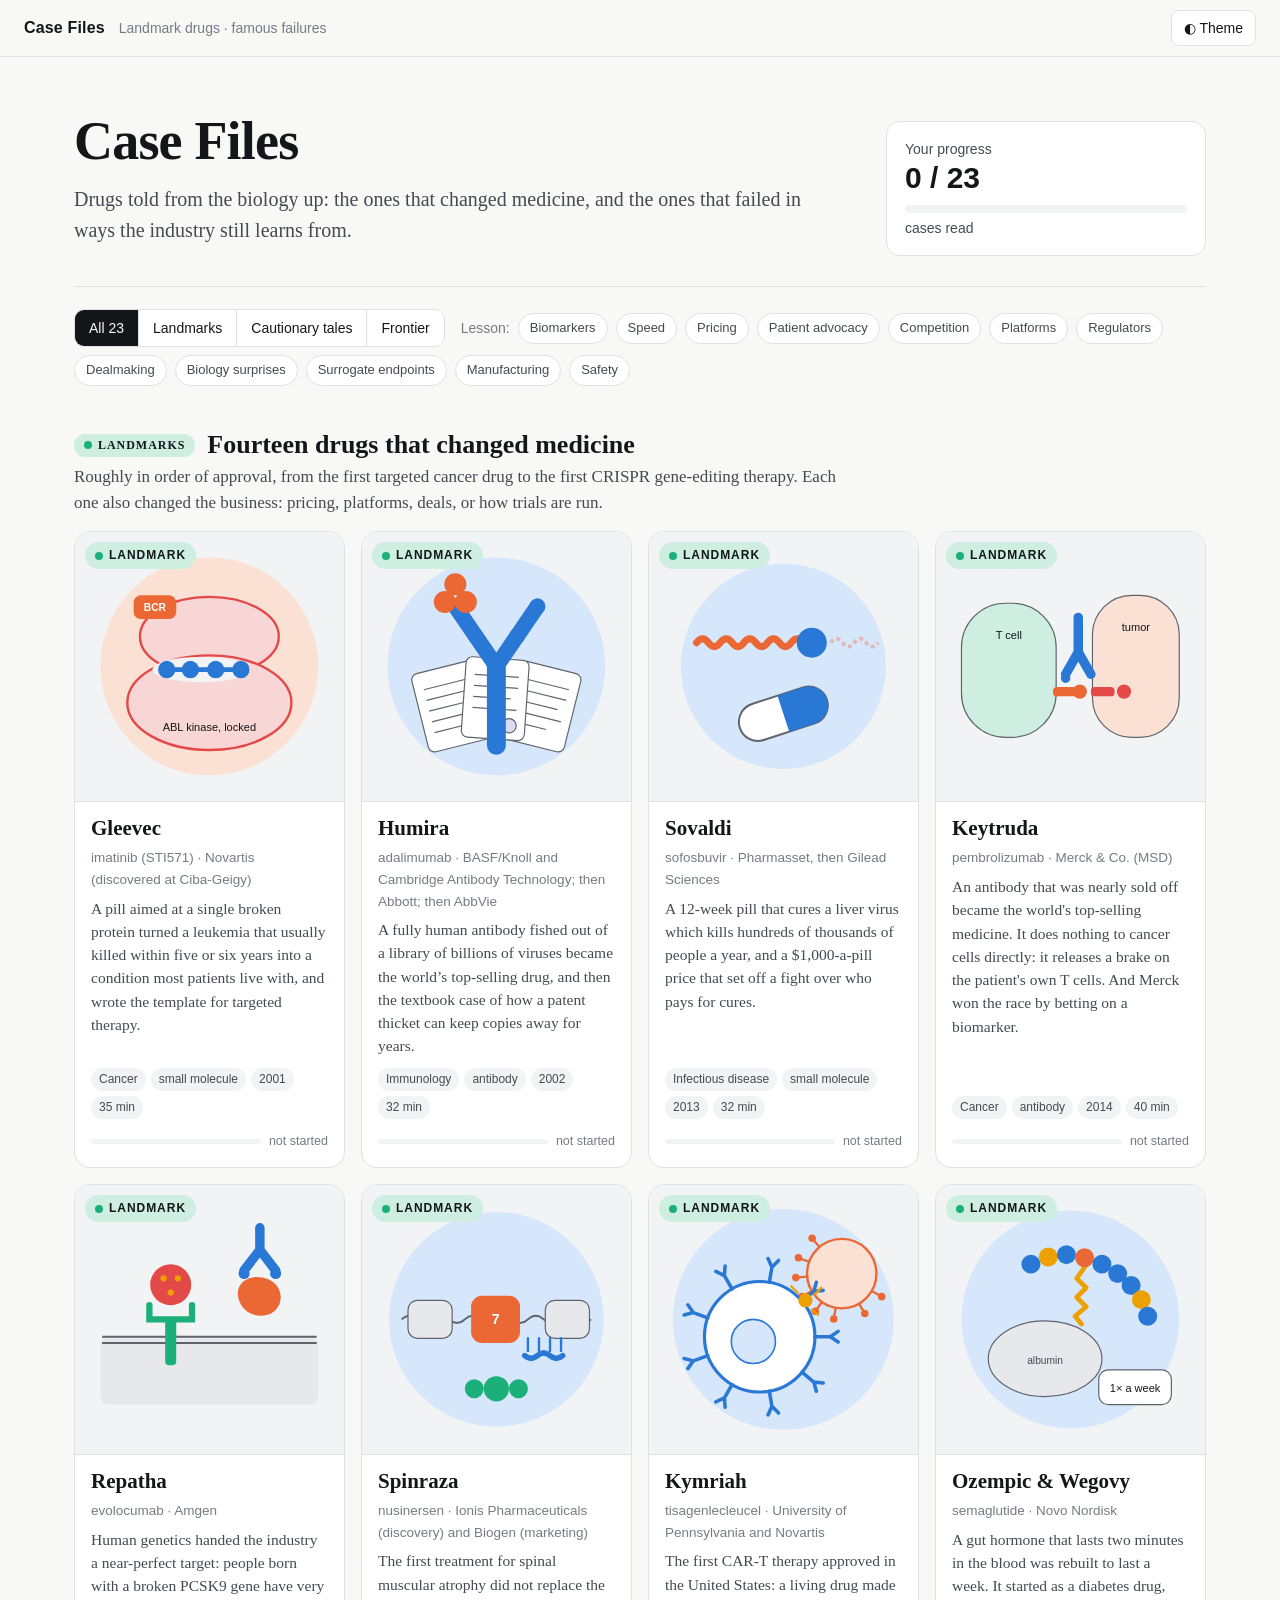
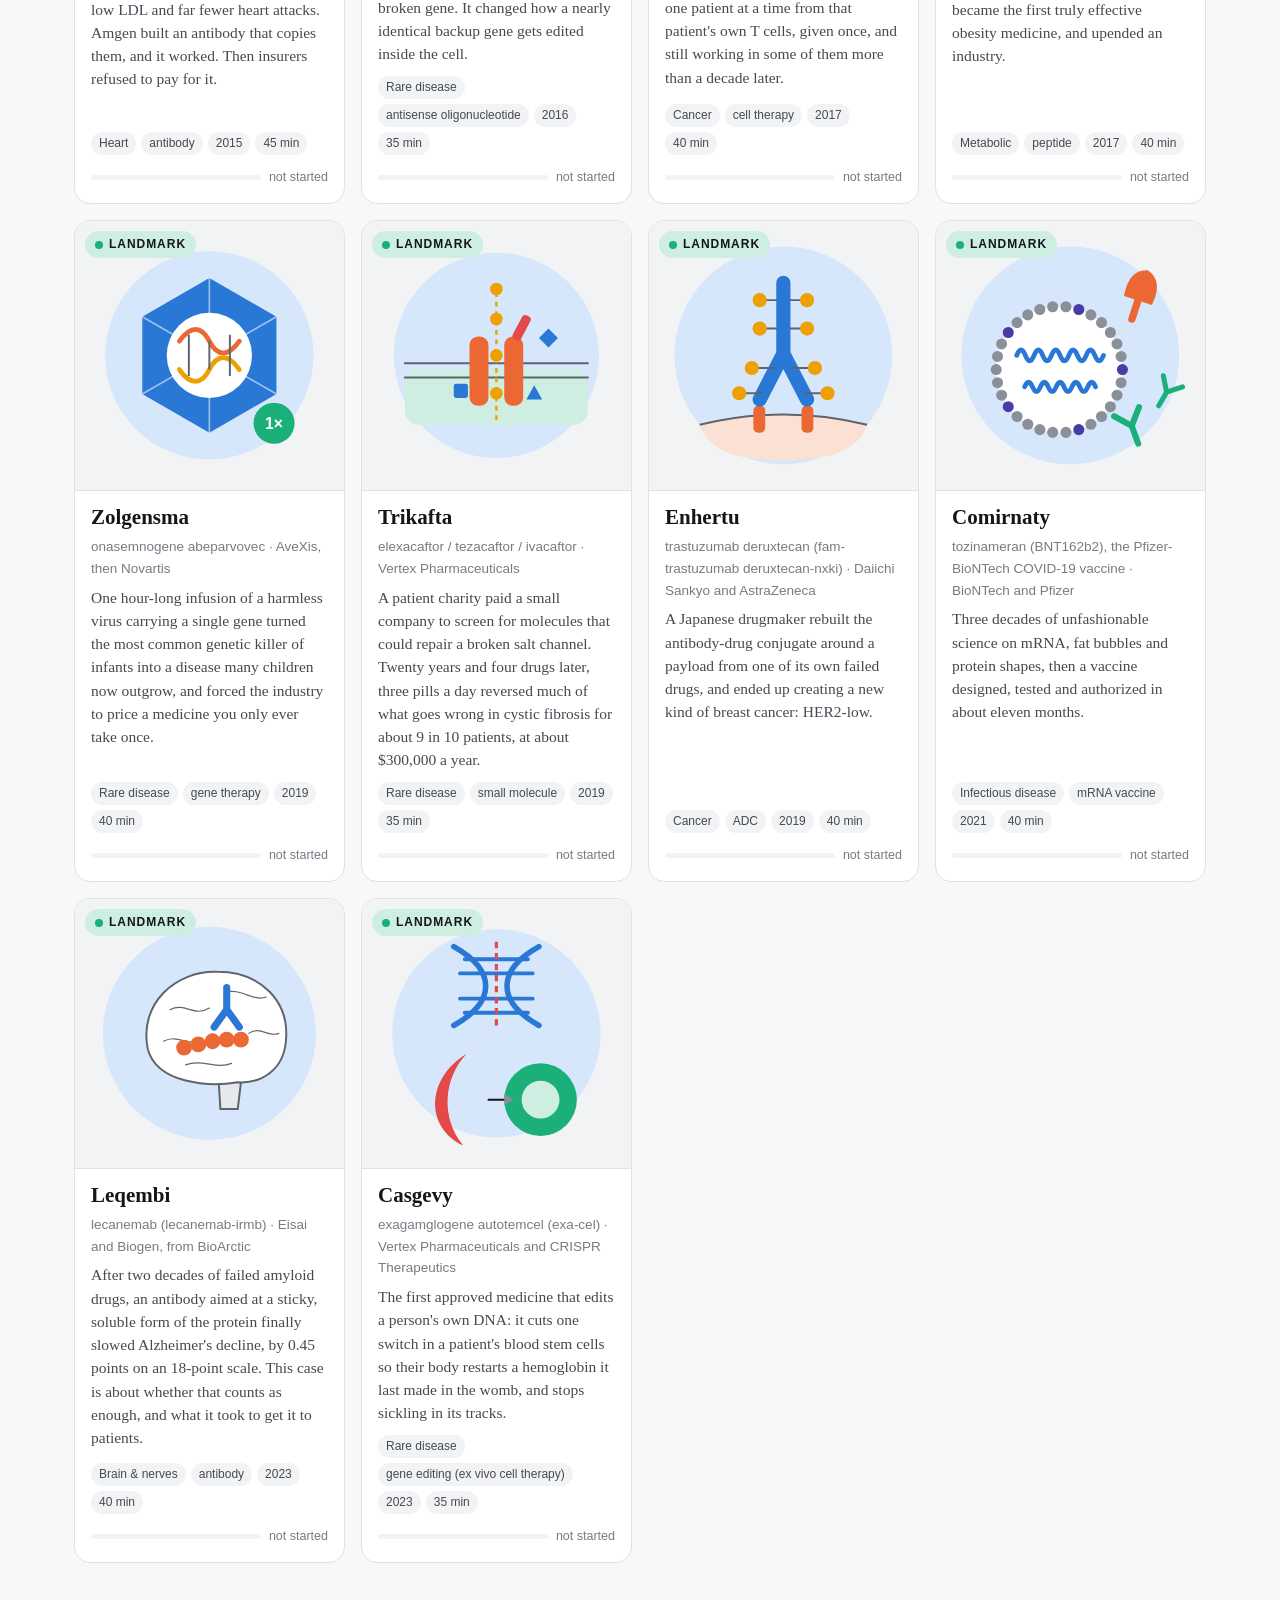
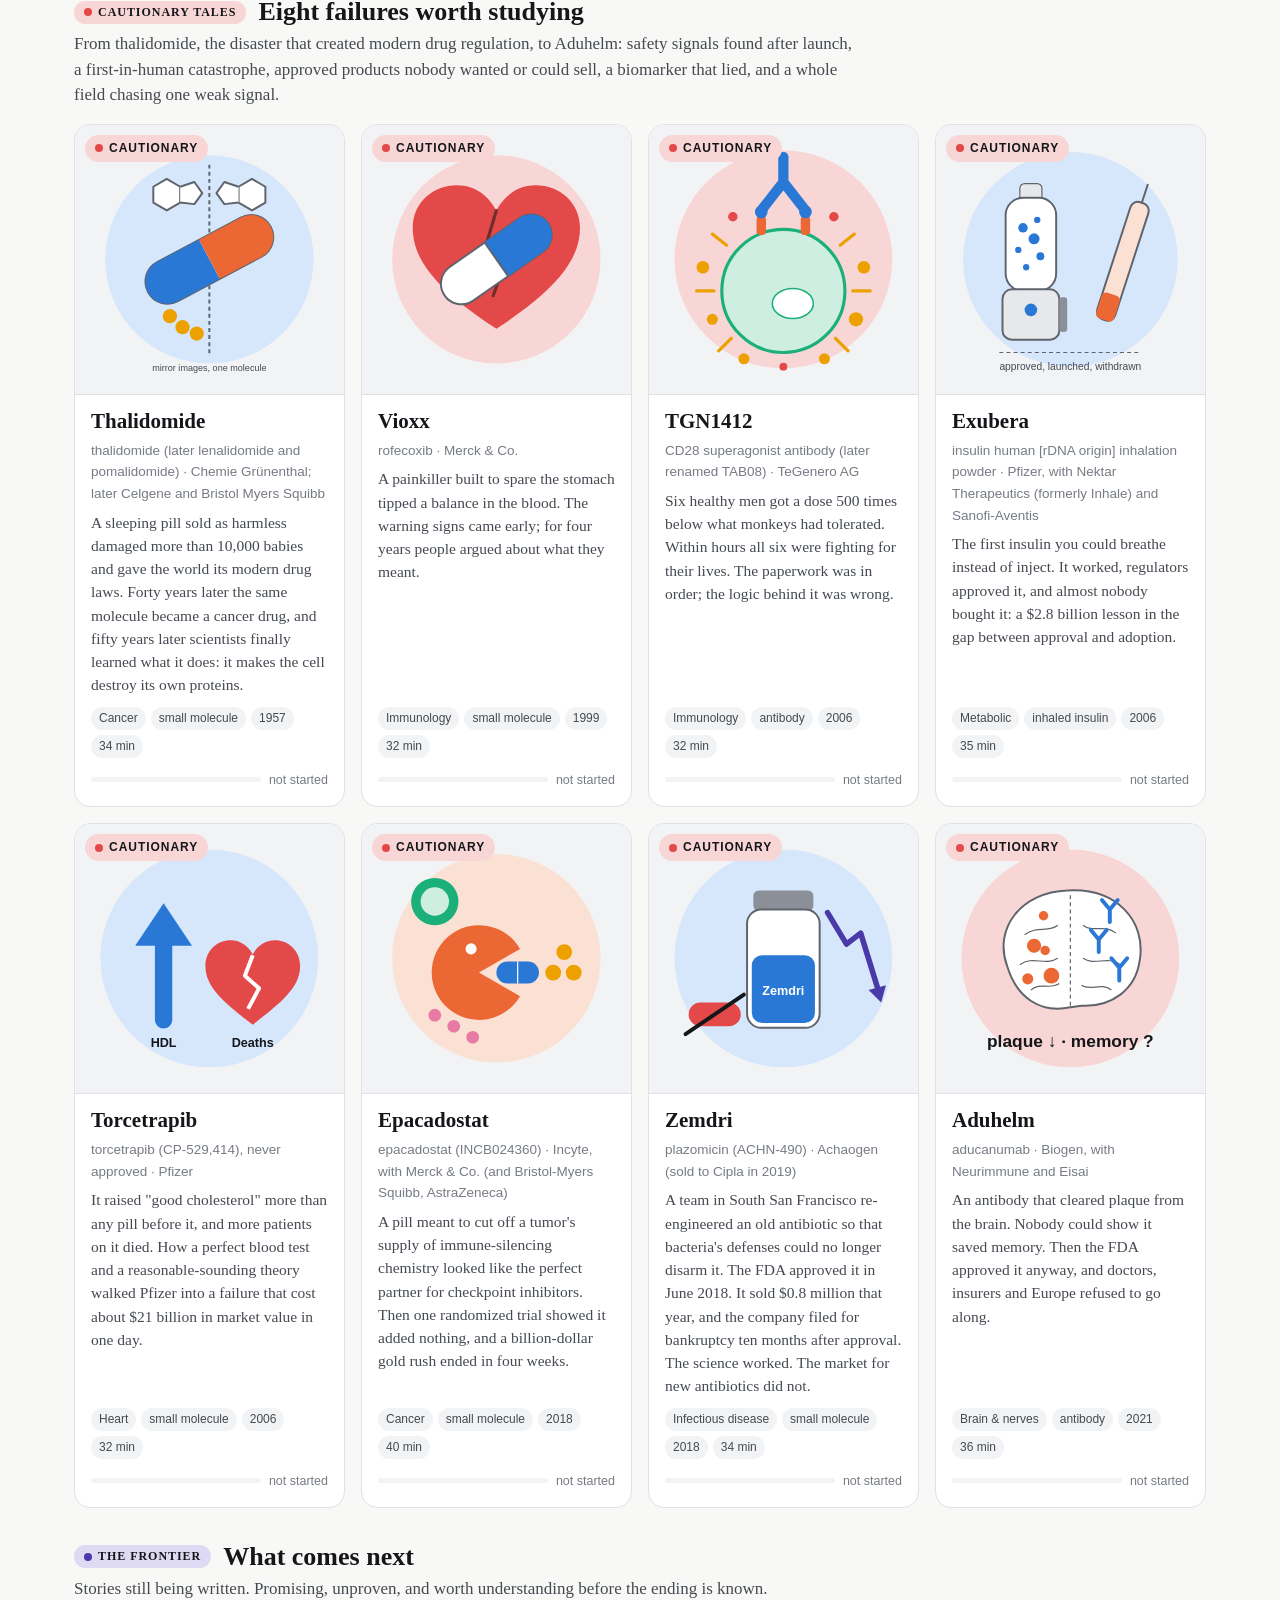
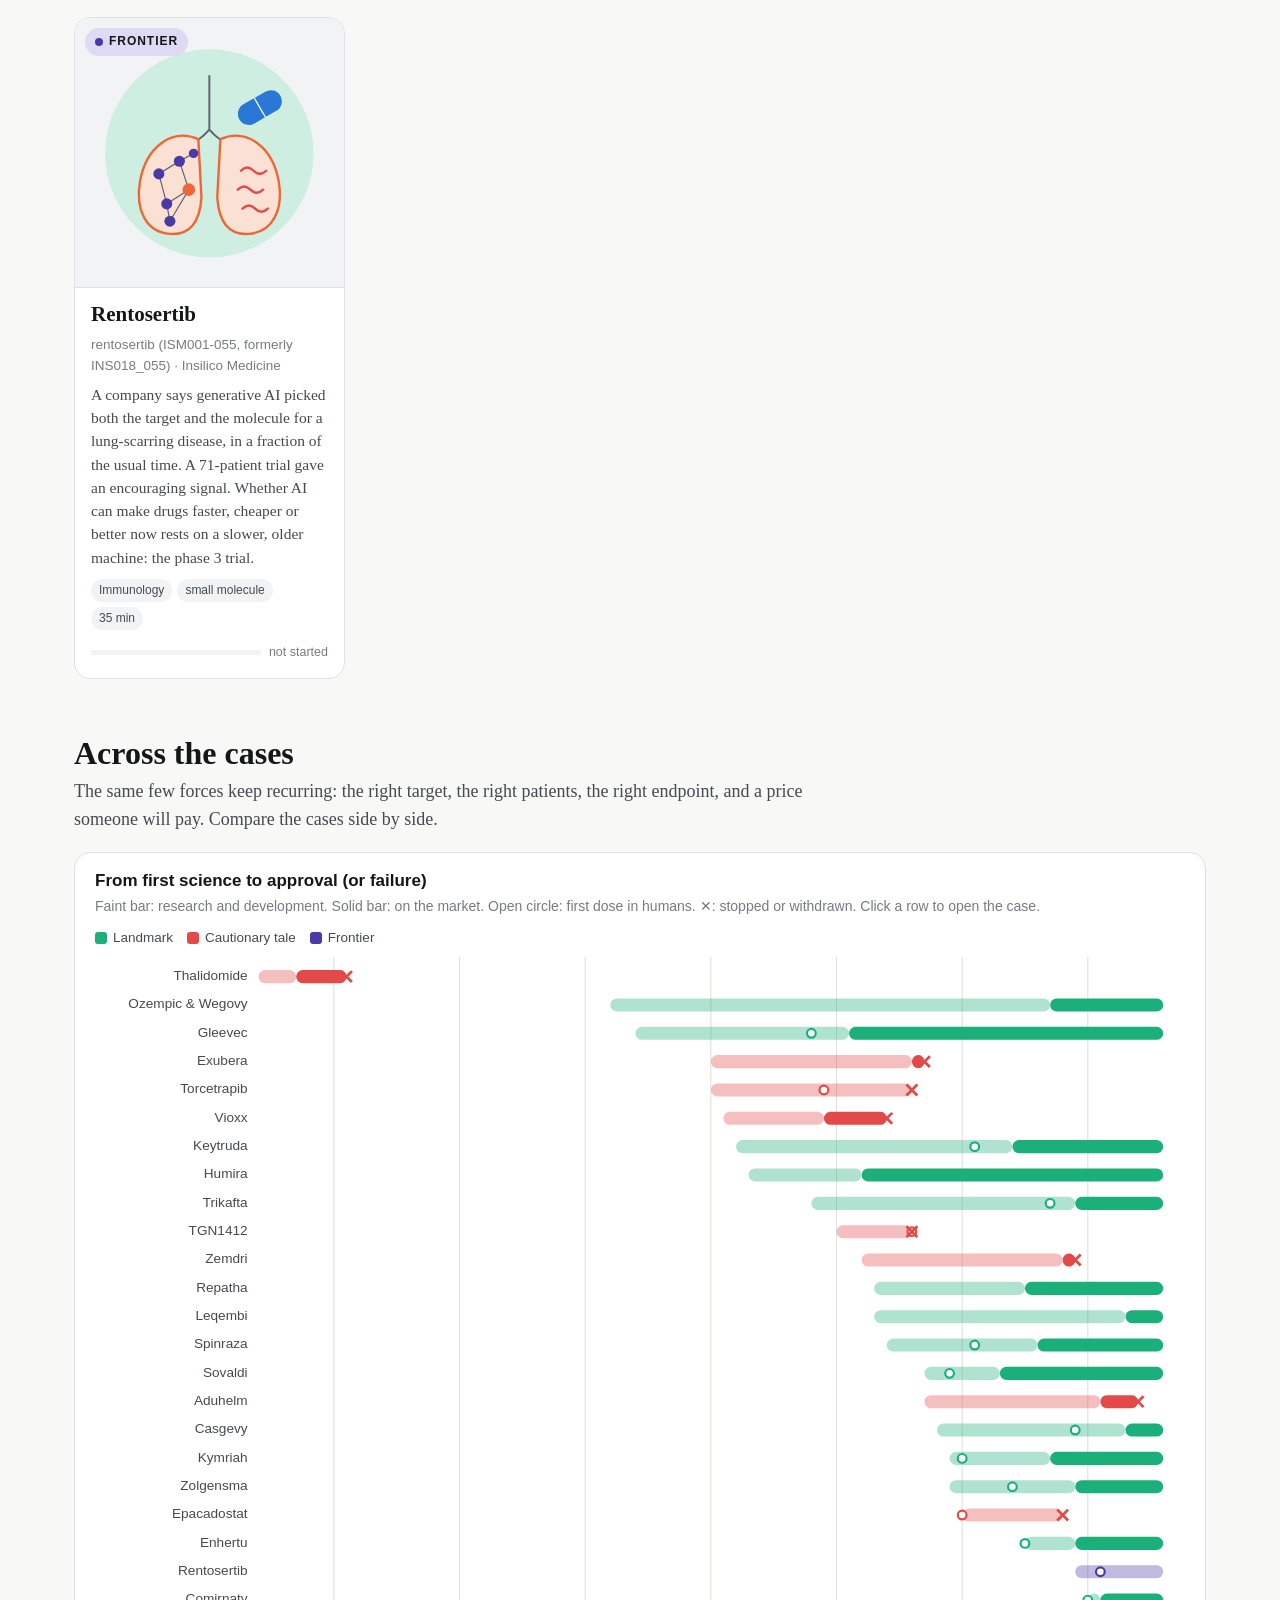
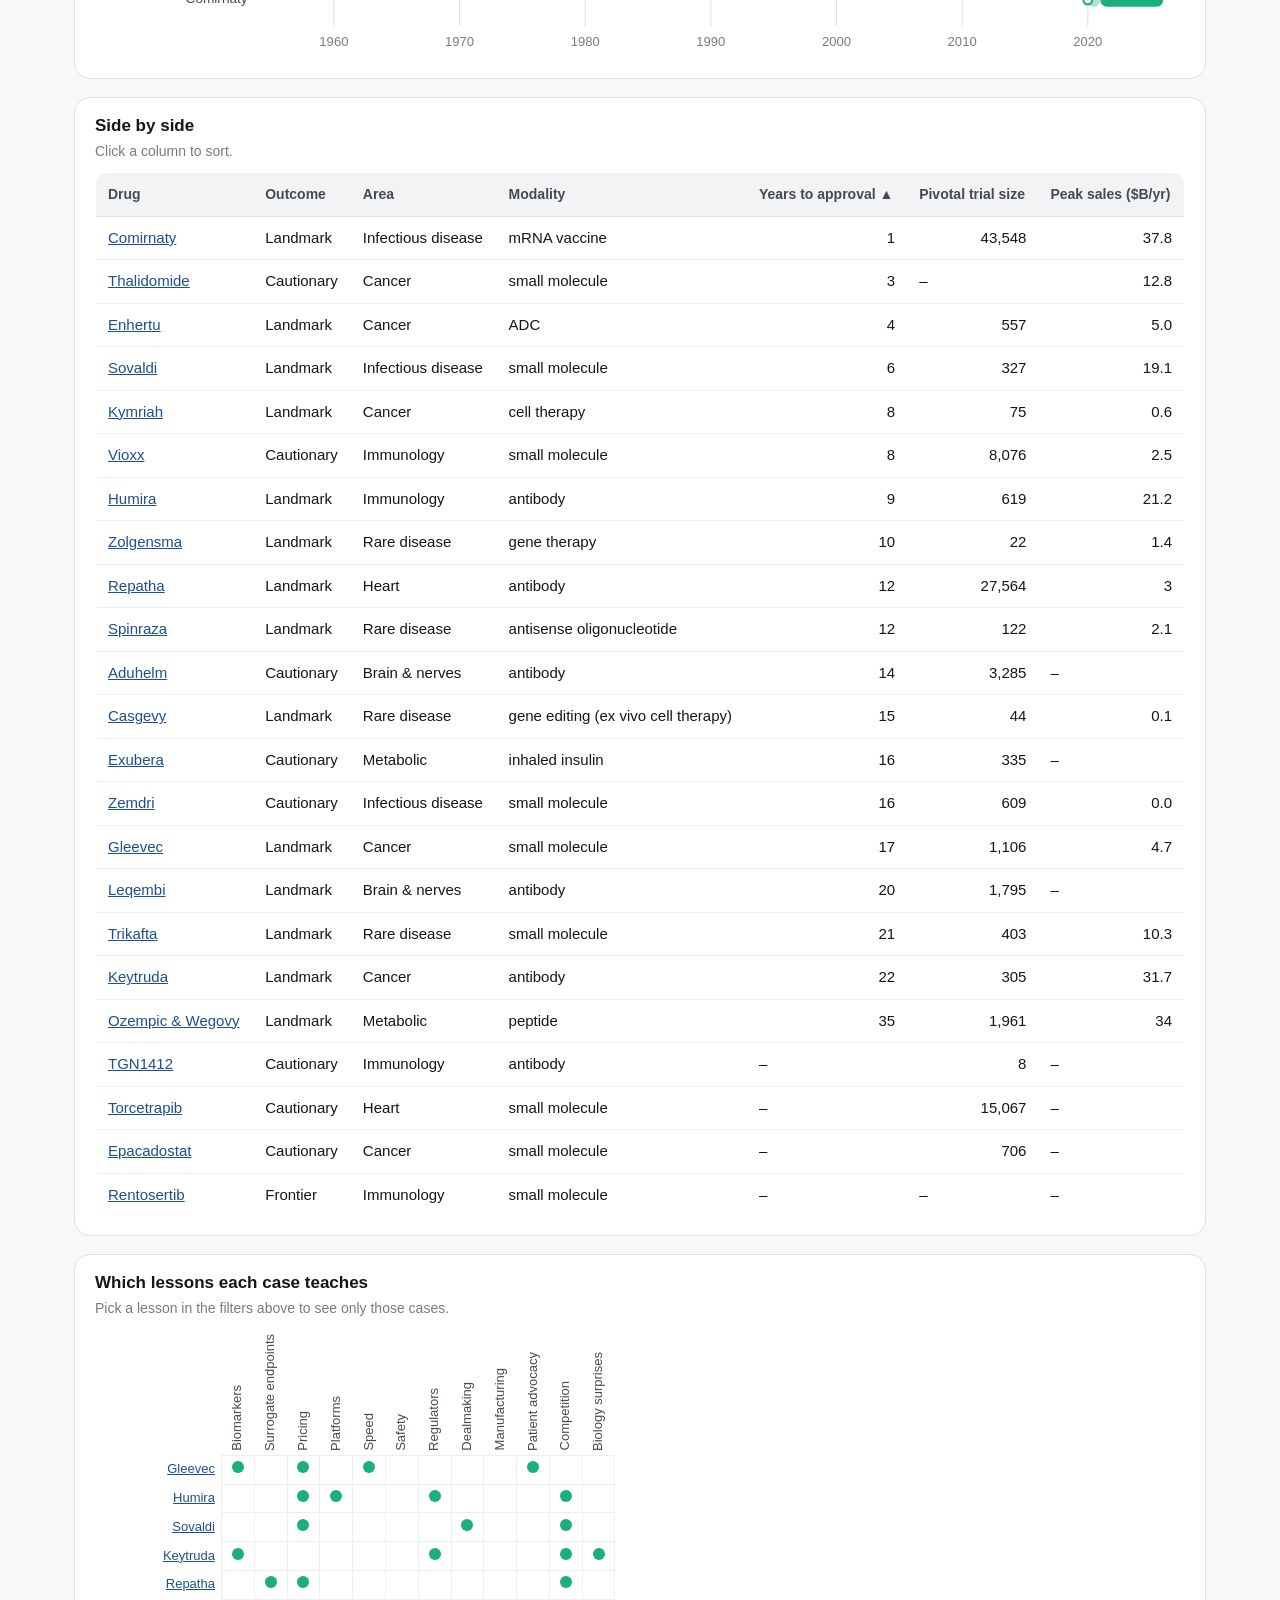
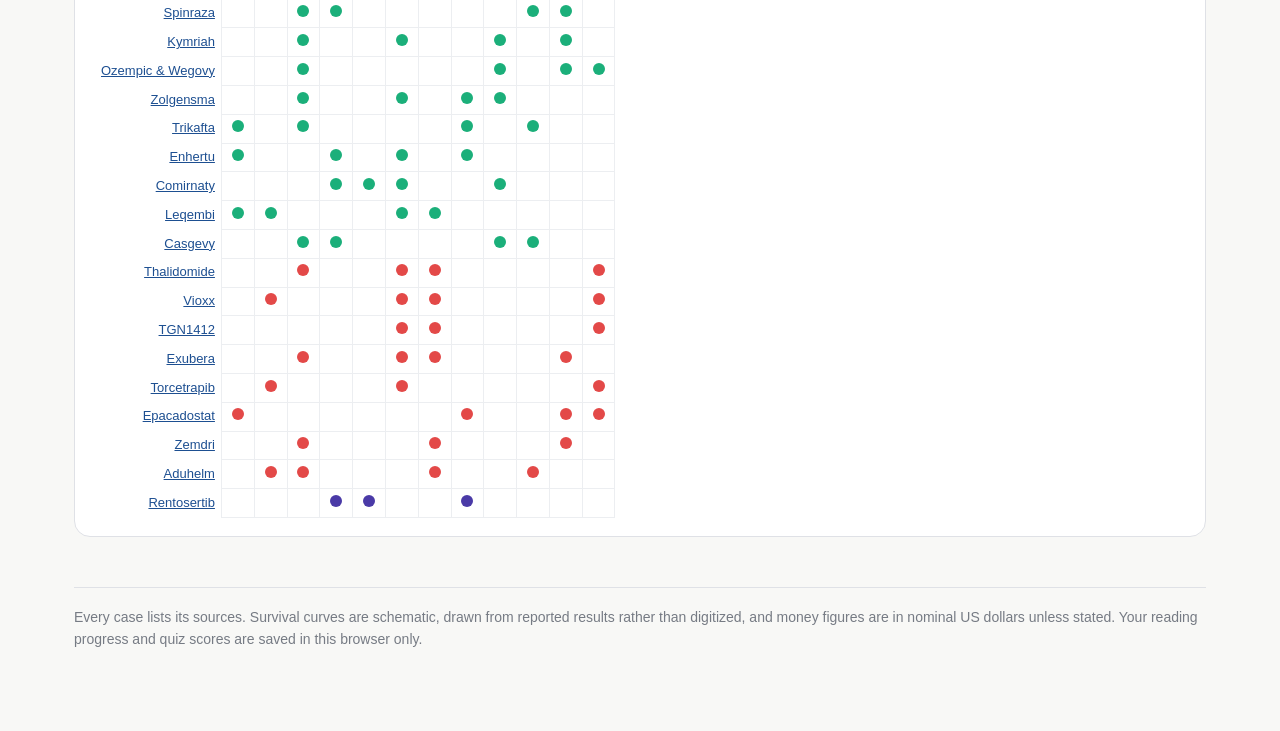
<file: index.html>
<!doctype html>
<html lang="en">
<head>
<meta charset="utf-8">
<meta name="viewport" content="width=device-width, initial-scale=1">
<title>Case Files: landmark drugs and famous failures</title>
<link rel="stylesheet" href="shared/style.css">
<style>
  .wrap { max-width: 1180px; margin: 0 auto; padding: 0 24px 80px; }
  .hubhero { padding: 56px 0 30px; display: grid; grid-template-columns: minmax(0, 1fr) 320px; gap: 40px; align-items: end; border-bottom: 1px solid var(--rule); }
  @media (max-width: 860px) { .hubhero { grid-template-columns: 1fr; } }
  .hubhero h1 { font: 700 54px/1.05 var(--serif); margin: 0 0 14px; letter-spacing: -.015em; }
  .hubhero p { font: 400 20px/1.55 var(--serif); color: var(--ink-2); margin: 0 0 10px; max-width: 38em; }
  .me { background: var(--panel); border: 1px solid var(--rule); border-radius: 14px; padding: 16px 18px; }
  .me .v { font: 700 30px var(--sans); } .me .l { color: var(--ink-2); font-size: 14px; }
  .me .bar { height: 8px; background: var(--panel-2); border-radius: 99px; overflow: hidden; margin: 10px 0 4px; } .me .bar i { display: block; height: 100%; background: var(--win); }
  .filters { display: flex; flex-wrap: wrap; gap: 8px; align-items: center; padding: 22px 0 10px; }
  .seg { display: inline-flex; border: 1px solid var(--rule); border-radius: 10px; overflow: hidden; background: var(--panel); }
  .seg button { border: 0; background: none; padding: 7px 14px; font-size: 14px; border-right: 1px solid var(--rule); }
  .seg button:last-child { border-right: 0; }
  .seg button[aria-pressed="true"] { background: var(--ink); color: var(--paper); }
  .tchip { border: 1px solid var(--rule); background: var(--panel); border-radius: 999px; padding: 4px 11px; font-size: 13px; color: var(--ink-2); }
  .tchip[aria-pressed="true"] { background: var(--ink); color: var(--paper); border-color: var(--ink); }
  .grp-h { font: 700 26px var(--serif); margin: 34px 0 4px; display: flex; align-items: center; gap: 12px; }
  .grp-p { color: var(--ink-2); font: 400 17px/1.5 var(--serif); margin: 0 0 16px; max-width: 46em; }
  .cards { display: grid; grid-template-columns: repeat(auto-fill, minmax(270px, 1fr)); gap: 16px; }
  .ccard { display: flex; flex-direction: column; background: var(--panel); border: 1px solid var(--rule); border-radius: 16px; overflow: hidden; text-decoration: none; color: var(--ink); transition: transform .15s ease, box-shadow .15s ease; }
  .ccard:hover { transform: translateY(-2px); box-shadow: 0 10px 28px rgba(0,0,0,.08); }
  .ccard .art { background: var(--il-bg); aspect-ratio: 16 / 10; display: flex; align-items: center; justify-content: center; border-bottom: 1px solid var(--rule); position: relative; }
  .ccard .art svg { height: 88%; width: auto; }
  .ccard .art .k { position: absolute; top: 10px; left: 10px; }
  .ccard .body { padding: 14px 16px 16px; display: flex; flex-direction: column; gap: 6px; flex: 1; }
  .ccard h3 { font: 700 21px/1.2 var(--serif); margin: 0; }
  .ccard .gen { font-size: 13.5px; color: var(--ink-3); }
  .ccard .tag { font: 400 15.5px/1.5 var(--serif); color: var(--ink-2); flex: 1; }
  .ccard .meta { display: flex; flex-wrap: wrap; gap: 5px; margin-top: 4px; }
  .ccard .meta span { font-size: 12px; padding: 2px 8px; border-radius: 99px; background: var(--panel-2); color: var(--ink-2); }
  .ccard .prog { display: flex; align-items: center; gap: 8px; font-size: 12.5px; color: var(--ink-3); margin-top: 6px; }
  .ccard .prog .bar { flex: 1; height: 5px; background: var(--panel-2); border-radius: 99px; overflow: hidden; } .ccard .prog .bar i { display: block; height: 100%; background: var(--win); }
  .ccard.pending { opacity: .5; pointer-events: none; }
  .across { margin-top: 56px; }
  .across h2 { font: 700 32px var(--serif); margin: 0 0 6px; }
  .across > p { font: 400 18px/1.55 var(--serif); color: var(--ink-2); max-width: 44em; margin: 0 0 18px; }
  .panel { background: var(--panel); border: 1px solid var(--rule); border-radius: 16px; padding: 18px 20px; margin-bottom: 18px; }
  .panel h3 { font: 650 17px var(--sans); margin: 0 0 4px; } .panel .sub { color: var(--ink-3); font-size: 14px; margin-bottom: 10px; }
  table.cmp th { cursor: pointer; white-space: nowrap; user-select: none; }
  table.cmp td.n { text-align: right; font-variant-numeric: tabular-nums; }
  .matrix { overflow-x: auto; }
  .matrix table { border-collapse: collapse; font-size: 13px; }
  .matrix th { font-weight: 500; color: var(--ink-2); padding: 4px 6px; }
  .matrix th.rot { height: 120px; vertical-align: bottom; } .matrix th.rot div { writing-mode: vertical-rl; transform: rotate(180deg); white-space: nowrap; }
  .matrix td { width: 30px; height: 26px; text-align: center; border: 1px solid var(--rule-2); }
  .matrix td .d { display: inline-block; width: 12px; height: 12px; border-radius: 50%; }
  .matrix tr:hover td, .matrix tr:hover th { background: var(--wash); }
  .foot { margin-top: 50px; color: var(--ink-3); font-size: 14px; border-top: 1px solid var(--rule); padding-top: 18px; }
</style>
</head>
<body>
<div class="topbar"><a class="home" href="index.html">Case Files</a><span class="crumb" id="crumbCount">Landmark drugs · famous failures</span><span class="spacer"></span><button class="btn" id="themeBtn">◐ Theme</button></div>
<div class="wrap">
  <header class="hubhero">
    <div>
      <h1>Case Files</h1>
      <p id="heroLine">Drugs told from the biology up: the ones that changed medicine, and the ones that failed in ways the industry still learns from.</p>
    </div>
    <div class="me" id="me"></div>
  </header>
  <div class="filters" id="filters"></div>
  <div id="groups"></div>
  <section class="across" id="across"></section>
  <div class="foot">Every case lists its sources. Survival curves are schematic, drawn from reported results rather than digitized, and money figures are in nominal US dollars unless stated. Your reading progress and quiz scores are saved in this browser only.</div>
</div>
<script src="shared/cases-index.js"></script>
<script src="shared/glossary.js"></script>
<script src="shared/engine.js"></script>
<script>
const {esc, fmt, store} = CF;
CF.wireTips();
document.getElementById('themeBtn').onclick = CF.toggleTheme;
const THEMES = {'biomarkers': 'Biomarkers', 'surrogate-endpoints': 'Surrogate endpoints', 'pricing': 'Pricing', 'platform': 'Platforms', 'speed': 'Speed', 'safety': 'Safety', 'regulatory': 'Regulators', 'dealmaking': 'Dealmaking', 'manufacturing': 'Manufacturing', 'patient-advocacy': 'Patient advocacy', 'competition': 'Competition', 'biology-surprise': 'Biology surprises'};
const AREAS = {oncology: 'Cancer', immunology: 'Immunology', metabolic: 'Metabolic', neuro: 'Brain & nerves', rare: 'Rare disease', infectious: 'Infectious disease', cardio: 'Heart'};
const S = {kind: 'all', theme: null};
const WORDS = ['zero', 'one', 'two', 'three', 'four', 'five', 'six', 'seven', 'eight', 'nine', 'ten', 'eleven', 'twelve', 'thirteen', 'fourteen', 'fifteen', 'sixteen', 'seventeen', 'eighteen', 'nineteen', 'twenty'];
const word = n => WORDS[n] || String(n), cap = t => t[0].toUpperCase() + t.slice(1);
const KIND = {success: ['Landmark', 'Landmarks', 'var(--win)'], failure: ['Cautionary', 'Cautionary tales', 'var(--loss)'], frontier: ['Frontier', 'The frontier', 'var(--il-6)']};
const nKind = k => CASE_INDEX.filter(x => x.kind === k).length;
let loaded = 0;
// load every case file; missing ones just show as "in preparation"
CASE_INDEX.forEach(k => { const sc = document.createElement('script'); sc.src = `cases/${k.id}.js`; sc.onload = sc.onerror = () => { if (++loaded === CASE_INDEX.length) render(); }; document.head.appendChild(sc); });

function render() {
  const all = CASE_INDEX.map(k => ({...k, c: CASES[k.id]}));
  // progress panel
  const read = all.filter(k => (store.get('progress:' + k.id, 0) || 0) >= 80).length, quizzes = all.map(k => store.get('quiz:' + k.id, null)).filter(Boolean);
  const qp = quizzes.length ? Math.round(100 * quizzes.reduce((a, q) => a + q.right, 0) / quizzes.reduce((a, q) => a + q.total, 0)) : null;
  document.getElementById('me').innerHTML = `<div class="l">Your progress</div><div class="v">${read} / ${all.length}</div><div class="bar"><i style="width:${100 * read / all.length}%"></i></div>
    <div class="l">cases read${quizzes.length ? ` · ${quizzes.length} quizzes taken, ${qp}% correct` : ''}</div>`;
  // filters
  const themesUsed = [...new Set(all.flatMap(k => (k.c && k.c.themes) || []))].filter(t => THEMES[t]);
  document.getElementById('filters').innerHTML = `<span class="seg">${[['all', 'All ' + CASE_INDEX.length], ['success', 'Landmarks'], ['failure', 'Cautionary tales'], ...(nKind('frontier') ? [['frontier', 'Frontier']] : [])].map(([k, l]) => `<button data-kind="${k}" aria-pressed="${S.kind === k}">${l}</button>`).join('')}</span>
    <span style="color:var(--ink-3);font-size:14px;margin-left:8px">Lesson:</span>${themesUsed.map(t => `<button class="tchip" data-theme="${t}" aria-pressed="${S.theme === t}">${THEMES[t]}</button>`).join('')}`;
  document.getElementById('filters').onclick = e => { const b = e.target.closest('button'); if (!b) return;
    if (b.dataset.kind) S.kind = b.dataset.kind; if (b.dataset.theme) S.theme = S.theme === b.dataset.theme ? null : b.dataset.theme; render(); };
  const show = k => (S.kind === 'all' || k.kind === S.kind) && (!S.theme || (k.c && (k.c.themes || []).includes(S.theme)));
  const card = k => {
    const c = k.c, p = store.get('progress:' + k.id, 0) || 0, q = store.get('quiz:' + k.id, null);
    if (!c) return `<div class="ccard pending"><div class="art"><span class="badge ${k.kind} k">${KIND[k.kind][0]}</span></div><div class="body"><h3>${esc(k.brand)}</h3><div class="tag">In preparation.</div></div></div>`;
    const yr = c.facts && (c.facts.approval || c.facts.end);
    return `<a class="ccard" href="case.html?id=${k.id}"><div class="art">${c.emblem || ''}<span class="badge ${k.kind} k">${KIND[k.kind][0]}</span></div>
      <div class="body"><h3>${esc(c.brand)}</h3><div class="gen">${esc(c.generic || '')} · ${esc(c.company || '')}</div><div class="tag">${esc(String(c.tagline || '').replace(/\[\[([^\]|]+)(?:\|([^\]]+))?\]\]/g, (m, a, b) => b || a).replace(/<[^>]+>/g, ''))}</div>
      <div class="meta">${c.facts && AREAS[c.facts.area] ? `<span>${AREAS[c.facts.area]}</span>` : ''}${c.facts && c.facts.modality ? `<span>${esc(c.facts.modality)}</span>` : ''}${yr ? `<span>${yr}</span>` : ''}<span>${c.readingTime || 30} min</span></div>
      <div class="prog"><div class="bar"><i style="width:${p}%"></i></div>${q ? `quiz ${q.right}/${q.total}` : p ? p + '% read' : 'not started'}</div></div></a>`;
  };
  const grp = (kind, title, blurb) => { const ks = all.filter(k => k.kind === kind && show(k)); return ks.length ? `<h2 class="grp-h"><span class="badge ${kind}">${KIND[kind][1]}</span>${title}</h2><p class="grp-p">${blurb}</p><div class="cards">${ks.map(card).join('')}</div>` : ''; };
  document.getElementById('groups').innerHTML =
    grp('success', `${cap(word(nKind('success')))} drugs that changed medicine`, 'Roughly in order of approval, from the first targeted cancer drug to the first CRISPR gene-editing therapy. Each one also changed the business: pricing, platforms, deals, or how trials are run.') +
    grp('failure', `${cap(word(nKind('failure')))} failures worth studying`, 'From thalidomide, the disaster that created modern drug regulation, to Aduhelm: safety signals found after launch, a first-in-human catastrophe, approved products nobody wanted or could sell, a biomarker that lied, and a whole field chasing one weak signal.') +
    grp('frontier', 'What comes next', 'Stories still being written. Promising, unproven, and worth understanding before the ending is known.');
  renderAcross(all.filter(k => k.c));
}

function renderAcross(ks) {
  const el = document.getElementById('across');
  if (!ks.length) { el.innerHTML = ''; return; }
  ks.forEach(k => { if (k.c.facts && !k.c.facts.start && k.c.facts.firstHuman) k.c.facts.start = k.c.facts.firstHuman; });   // no research-start year: begin the lane at first dosing
  const withF = ks.filter(k => k.c.facts && k.c.facts.start);
  // 1. timeline lanes
  const now = new Date().getFullYear(), y0 = Math.min(...withF.map(k => k.c.facts.start)), y1 = now;
  const Wd = 1000, L = 150, R = 20, lh = 26, H = withF.length * lh + 40, X = y => L + (Wd - L - R) * (y - y0) / (y1 - y0);
  const lanes = withF.slice().sort((a, b) => a.c.facts.start - b.c.facts.start);
  let svg = `<svg class="chart" viewBox="0 0 ${Wd} ${H}" width="100%" role="img" aria-label="Timeline of all cases">`;
  for (let y = Math.ceil(y0 / 10) * 10; y <= y1; y += 10) svg += `<line class="grid" x1="${X(y)}" x2="${X(y)}" y1="0" y2="${H - 24}"/><text x="${X(y)}" y="${H - 6}" text-anchor="middle">${y}</text>`;
  lanes.forEach((k, i) => {
    const f = k.c.facts, y = i * lh + 8, win = k.kind === 'success', endY = f.end || (win ? now : (f.approval || now));
    const col = KIND[k.kind][2];
    svg += `<text class="lbl" x="${L - 10}" y="${y + 13}" text-anchor="end">${esc(k.c.brand)}</text>`;
    svg += `<rect x="${X(f.start)}" y="${y + 4}" width="${Math.max(2, X(f.approval || endY) - X(f.start))}" height="12" rx="6" fill="${col}" opacity=".35"/>`;
    if (f.approval) svg += `<rect x="${X(f.approval)}" y="${y + 4}" width="${Math.max(2, X(endY) - X(f.approval))}" height="12" rx="6" fill="${col}"/>`;
    if (f.firstHuman) svg += `<circle cx="${X(f.firstHuman)}" cy="${y + 10}" r="4" fill="var(--panel)" stroke="${col}" stroke-width="2"/>`;
    if (f.end) svg += `<path d="M${X(f.end) - 5},${y + 5}l10,10M${X(f.end) + 5},${y + 5}l-10,10" stroke="var(--loss)" stroke-width="2.5"/>`;
    const tip = `<b>${esc(k.c.brand)}</b><br>Science begins: ${f.start}${f.firstHuman ? '<br>First in humans: ' + f.firstHuman : ''}${f.approval ? '<br>Approved: ' + f.approval : ''}${f.end ? '<br>Stopped or withdrawn: ' + f.end : ''}${f.approval ? `<br><span class="m">${f.approval - f.start} years from first science to approval</span>` : ''}`;
    svg += `<rect class="hit" x="0" y="${y}" width="${Wd}" height="${lh}" data-tip="${esc(tip)}" style="cursor:pointer" onclick="location.href='case.html?id=${k.id}'"/>`;
  });
  svg += '</svg>';
  // 2. comparison table
  const cols = [['brand', 'Drug', k => k.c.brand], ['kind', 'Outcome', k => KIND[k.kind][0]], ['area', 'Area', k => AREAS[(k.c.facts || {}).area] || ''],
    ['mod', 'Modality', k => (k.c.facts || {}).modality || ''], ['yrs', 'Years to approval', k => (k.c.facts || {}).approval && k.c.facts.start ? k.c.facts.approval - k.c.facts.start : null],
    ['n', 'Pivotal trial size', k => (k.c.facts || {}).pivotalN ?? null], ['sales', 'Peak sales ($B/yr)', k => (k.c.facts || {}).peakSalesB ?? null]];
  const sortKey = S.sort || 'yrs', dir = S.dir || 1, get = cols.find(c => c[0] === sortKey)[2];
  const rows = ks.slice().sort((a, b) => { const x = get(a), y = get(b); if (x == null) return 1; if (y == null) return -1; return (typeof x === 'number' ? x - y : String(x).localeCompare(y)) * dir; });
  const table = `<div class="tbl-wrap"><table class="tbl cmp"><thead><tr>${cols.map(([k, l]) => `<th data-k="${k}">${l}${k === sortKey ? (dir > 0 ? ' ▲' : ' ▼') : ''}</th>`).join('')}</tr></thead><tbody>
    ${rows.map(k => `<tr>${cols.map(([c, l, g], i) => { const v = g(k); return i === 0 ? `<td><a href="case.html?id=${k.id}">${esc(v)}</a></td>` : `<td class="${typeof v === 'number' ? 'n' : ''}">${v == null ? '–' : typeof v === 'number' ? fmt(v, v % 1 ? 1 : 0) : esc(v)}</td>`; }).join('')}</tr>`).join('')}</tbody></table></div>`;
  // 3. theme matrix
  const themes = Object.keys(THEMES).filter(t => ks.some(k => (k.c.themes || []).includes(t)));
  const matrix = `<div class="matrix"><table><thead><tr><th></th>${themes.map(t => `<th class="rot"><div>${THEMES[t]}</div></th>`).join('')}</tr></thead><tbody>
    ${ks.map(k => `<tr><th style="text-align:right"><a href="case.html?id=${k.id}">${esc(k.c.brand)}</a></th>${themes.map(t => `<td>${(k.c.themes || []).includes(t) ? `<span class="d" style="background:${KIND[k.kind][2]}" data-tip="${esc(`<b>${esc(k.c.brand)}</b>: ${THEMES[t]}`)}"></span>` : ''}</td>`).join('')}</tr>`).join('')}</tbody></table></div>`;
  el.innerHTML = `<h2>Across the cases</h2><p>The same few forces keep recurring: the right target, the right patients, the right endpoint, and a price someone will pay. Compare the cases side by side.</p>
    <div class="panel"><h3>From first science to approval (or failure)</h3><div class="sub">Faint bar: research and development. Solid bar: on the market. Open circle: first dose in humans. ✕: stopped or withdrawn. Click a row to open the case.</div>
      <div class="legend"><span><span class="sw" style="background:var(--win)"></span>Landmark</span><span><span class="sw" style="background:var(--loss)"></span>Cautionary tale</span><span><span class="sw" style="background:var(--il-6)"></span>Frontier</span></div>${svg}</div>
    <div class="panel"><h3>Side by side</h3><div class="sub">Click a column to sort.</div>${table}</div>
    <div class="panel"><h3>Which lessons each case teaches</h3><div class="sub">Pick a lesson in the filters above to see only those cases.</div>${matrix}</div>`;
  el.querySelector('table.cmp thead').onclick = e => { const th = e.target.closest('th'); if (!th) return; S.dir = S.sort === th.dataset.k ? -(S.dir || 1) : 1; S.sort = th.dataset.k; renderAcross(ks); };
}
</script>
</body>
</html>
</file>
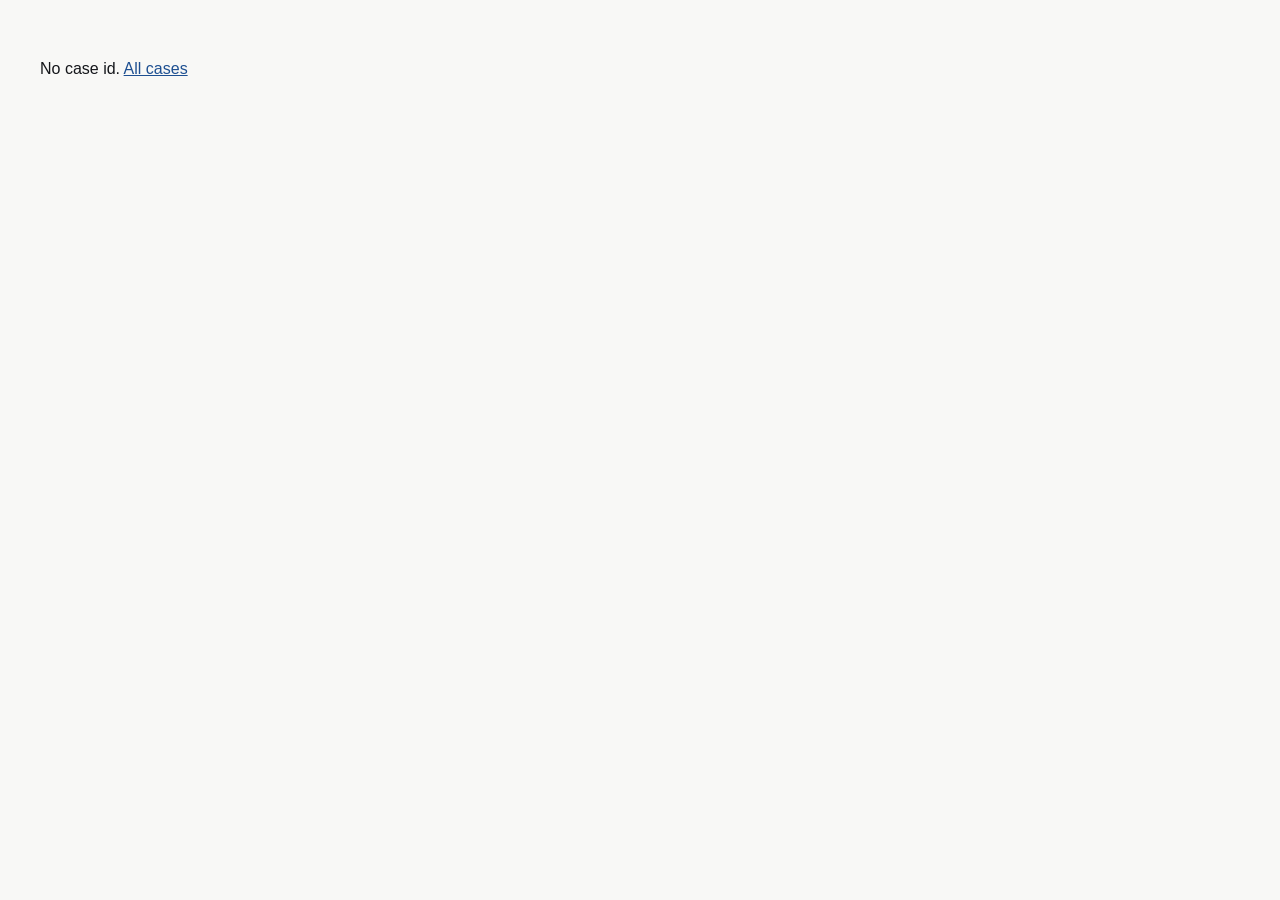
<file: case.html>
<!doctype html>
<html lang="en">
<head>
<meta charset="utf-8">
<meta name="viewport" content="width=device-width, initial-scale=1">
<title>Case Files</title>
<link rel="stylesheet" href="shared/style.css">
</head>
<body>
<script src="shared/cases-index.js"></script>
<script src="shared/glossary.js"></script>
<script src="shared/engine.js"></script>
<script>CF.boot();</script>
</body>
</html>
</file>
<file: shared/style.css>
/* Case Files: shared styles. Pages use roles (vars), never raw colours, so light and dark both work. */
:root {
  color-scheme: light;
  --paper: #f8f8f6; --panel: #ffffff; --panel-2: #f2f3f5; --rule: #dfe1e6; --rule-2: #eceef1;
  --ink: #14161a; --ink-2: #454a52; --ink-3: #767b84; --accent: #1d4f91; --wash: rgba(20,22,26,.045);
  --serif: "Source Serif 4", "Source Serif Pro", "Iowan Old Style", Charter, Georgia, serif;
  --sans: -apple-system, BlinkMacSystemFont, "Segoe UI", Inter, Roboto, "Helvetica Neue", sans-serif;
  --mono: ui-monospace, "SF Mono", SFMono-Regular, Menlo, Consolas, monospace;
  /* chart series: validated categorical order (blue, orange, aqua, yellow, magenta, green, violet, red) */
  --s1: #2a78d6; --s2: #eb6834; --s3: #1baf7a; --s4: #eda100; --s5: #e87ba4; --s6: #008300; --s7: #4a3aa7; --s8: #e34948;
  --good: #0ca30c; --bad: #d03b3b; --warn: #fab219;
  --grid: #e1e0d9; --axis: #c3c2b7;
  /* illustration palette: solid accents + soft tints + ink */
  --il-1: #2a78d6; --il-2: #eb6834; --il-3: #1baf7a; --il-4: #eda100; --il-5: #e87ba4; --il-6: #4a3aa7; --il-7: #e34948; --il-8: #8a8f98;
  --il-1s: #d6e6fb; --il-2s: #fbe0d4; --il-3s: #cdeee1; --il-4s: #fbe9bf; --il-5s: #f9dce7; --il-6s: #dedaf3; --il-7s: #f8d6d6; --il-8s: #e7e8eb;
  --il-ink: #14161a; --il-ink-2: #454a52; --il-line: #5f646c; --il-paper: #ffffff; --il-bg: #f2f3f5;
  /* success / failure identity */
  --win: #1baf7a; --win-s: #cdeee1; --loss: #e34948; --loss-s: #f8d6d6;
}
:root[data-theme="dark"] {
  color-scheme: dark;
  --paper: #101113; --panel: #16171a; --panel-2: #1e2024; --rule: #2d3036; --rule-2: #23262b;
  --ink: #f1f2f4; --ink-2: #c2c6cd; --ink-3: #8a9099; --accent: #8db8f2; --wash: rgba(255,255,255,.05);
  --s1: #3987e5; --s2: #d95926; --s3: #199e70; --s4: #c98500; --s5: #d55181; --s6: #008300; --s7: #9085e9; --s8: #e66767;
  --grid: #2c2c2a; --axis: #383835;
  --il-1: #4a90e8; --il-2: #e0703f; --il-3: #22b07e; --il-4: #d49a17; --il-5: #de6a95; --il-6: #9085e9; --il-7: #e66767; --il-8: #8a9099;
  --il-1s: #1b2c44; --il-2s: #3d2418; --il-3s: #143529; --il-4s: #3a2e12; --il-5s: #3b1f2b; --il-6s: #26223f; --il-7s: #3e1d1d; --il-8s: #2a2d32;
  --il-ink: #f1f2f4; --il-ink-2: #c2c6cd; --il-line: #9aa0a8; --il-paper: #1e2024; --il-bg: #16171a;
  --win: #22b07e; --win-s: #143529; --loss: #e66767; --loss-s: #3e1d1d;
}
* { box-sizing: border-box; }
html { scroll-behavior: smooth; }
body { margin: 0; background: var(--paper); color: var(--ink); font: 16px/1.6 var(--sans); -webkit-font-smoothing: antialiased; }
a { color: var(--accent); }
button, input, select { font: inherit; color: inherit; }
button { cursor: pointer; }
.hidden { display: none !important; }

/* ---------- top bar ---------- */
.topbar { position: sticky; top: 0; z-index: 20; display: flex; align-items: center; gap: 14px; padding: 10px 24px; background: color-mix(in srgb, var(--paper) 88%, transparent); backdrop-filter: blur(8px); border-bottom: 1px solid var(--rule); }
.topbar .home { font-weight: 650; text-decoration: none; color: var(--ink); letter-spacing: .01em; }
.topbar .crumb { color: var(--ink-3); font-size: 14px; white-space: nowrap; overflow: hidden; text-overflow: ellipsis; }
.topbar .spacer { flex: 1; }
.btn { border: 1px solid var(--rule); background: var(--panel); border-radius: 8px; padding: 6px 12px; font-size: 14px; }
.btn:hover { background: var(--panel-2); }
.btn.primary { background: var(--ink); color: var(--paper); border-color: var(--ink); }
.btn.primary:hover { opacity: .9; }
.btn:disabled { opacity: .45; cursor: default; }
.progress { position: absolute; left: 0; bottom: -1px; height: 2px; background: var(--accent); width: 0; transition: width .1s linear; }

/* ---------- layout ---------- */
.layout { display: grid; grid-template-columns: 240px minmax(0, 1fr); gap: 40px; max-width: 1240px; margin: 0 auto; padding: 0 24px 80px; }
@media (max-width: 1000px) { .layout { grid-template-columns: 1fr; } .toc { display: none; } }
.toc { position: sticky; top: 64px; align-self: start; max-height: calc(100vh - 80px); overflow: auto; padding: 28px 0; font-size: 14px; }
.toc a { display: flex; gap: 8px; align-items: baseline; padding: 5px 8px; border-radius: 6px; color: var(--ink-2); text-decoration: none; line-height: 1.35; }
.toc a:hover { background: var(--wash); }
.toc a.active { color: var(--ink); font-weight: 600; background: var(--wash); }
.toc a .dot { width: 8px; height: 8px; border-radius: 50%; border: 1.5px solid var(--ink-3); flex: none; transform: translateY(-1px); }
.toc a.seen .dot { background: var(--ink-3); }
.toc a.done .dot { background: var(--win); border-color: var(--win); }
.toc .toc-h { font-size: 12px; text-transform: uppercase; letter-spacing: .08em; color: var(--ink-3); padding: 0 8px 8px; }
main { min-width: 0; }

/* ---------- hero ---------- */
.hero { display: grid; grid-template-columns: minmax(0, 1fr) 300px; gap: 36px; align-items: center; padding: 44px 0 28px; border-bottom: 1px solid var(--rule); }
@media (max-width: 800px) { .hero { grid-template-columns: 1fr; } .hero .emblem { max-width: 240px; } }
.badge { display: inline-flex; align-items: center; gap: 6px; font-size: 12px; font-weight: 650; letter-spacing: .08em; text-transform: uppercase; padding: 4px 10px; border-radius: 999px; }
.badge.success { background: var(--win-s); color: var(--ink); } .badge.success::before { content: ""; width: 8px; height: 8px; border-radius: 50%; background: var(--win); }
.badge.frontier { background: var(--il-6s); color: var(--ink); } .badge.frontier::before { content: ""; width: 8px; height: 8px; border-radius: 50%; background: var(--il-6); }
.badge.failure { background: var(--loss-s); color: var(--ink); } .badge.failure::before { content: ""; width: 8px; height: 8px; border-radius: 50%; background: var(--loss); }
.hero h1 { font: 700 44px/1.1 var(--serif); margin: 14px 0 6px; letter-spacing: -.01em; }
.hero .generic { font-size: 18px; color: var(--ink-2); margin-bottom: 14px; }
.hero .tagline { font: 400 21px/1.45 var(--serif); color: var(--ink); margin: 0 0 18px; max-width: 42em; }
.chips { display: flex; flex-wrap: wrap; gap: 6px; }
.chip { font-size: 13px; padding: 3px 10px; border-radius: 999px; background: var(--panel-2); color: var(--ink-2); border: 1px solid var(--rule-2); }
.chip b { color: var(--ink); font-weight: 600; }
.stats { display: grid; grid-template-columns: repeat(auto-fit, minmax(150px, 1fr)); gap: 12px; margin: 24px 0 0; }
.stat { background: var(--panel); border: 1px solid var(--rule); border-radius: 12px; padding: 14px 16px; }
.stat .v { font-size: 26px; font-weight: 650; line-height: 1.15; }
.stat .l { font-size: 13px; color: var(--ink-2); margin-top: 4px; line-height: 1.35; }
.stat .n { font-size: 12px; color: var(--ink-3); margin-top: 4px; }
.emblem svg { width: 100%; height: auto; display: block; }
.readtime { color: var(--ink-3); font-size: 14px; margin-top: 14px; }

/* ---------- sections ---------- */
.sec { padding: 44px 0 8px; scroll-margin-top: 60px; }
.sec > h2 { font: 700 30px/1.2 var(--serif); margin: 0 0 6px; letter-spacing: -.005em; }
.sec > .kicker { font-size: 12px; font-weight: 650; letter-spacing: .1em; text-transform: uppercase; color: var(--ink-3); margin-bottom: 6px; }
.sec > .intro { font: 400 18px/1.6 var(--serif); color: var(--ink-2); margin: 6px 0 20px; max-width: 42em; }
.prose { font: 400 18.5px/1.72 var(--serif); max-width: 42em; }
.prose p { margin: 0 0 1.05em; }
.prose h3 { font: 650 20px/1.3 var(--sans); margin: 1.6em 0 .5em; }
.prose ul, .prose ol { padding-left: 1.3em; margin: 0 0 1.05em; } .prose li { margin: .3em 0; }
.prose blockquote.pull { font: italic 400 24px/1.45 var(--serif); margin: 1.4em 0; padding: 0 0 0 20px; border-left: 3px solid var(--accent); color: var(--ink); }
.prose blockquote.pull cite { display: block; font: 400 14px/1.4 var(--sans); color: var(--ink-3); margin-top: 8px; font-style: normal; }
.prose aside.note { font: 400 15px/1.55 var(--sans); background: var(--panel-2); border-radius: 10px; padding: 12px 14px; margin: 1.2em 0; color: var(--ink-2); }
.prose .figure-inline { margin: 1.6em 0; }
.prose strong { font-weight: 650; }
.wide { max-width: 980px; }
.card { background: var(--panel); border: 1px solid var(--rule); border-radius: 14px; padding: 20px 22px; }
.caption { font-size: 14px; color: var(--ink-3); margin-top: 10px; line-height: 1.5; }
.caption b { color: var(--ink-2); }

/* glossary terms */
.term { border-bottom: 1.5px dotted var(--ink-3); cursor: help; }
.term:hover { border-bottom-color: var(--accent); color: var(--accent); }
#tip { position: fixed; z-index: 50; max-width: 340px; background: var(--panel); color: var(--ink); border: 1px solid var(--rule); border-radius: 10px; box-shadow: 0 8px 28px rgba(0,0,0,.14); padding: 10px 12px; font: 400 14px/1.5 var(--sans); pointer-events: none; display: none; }
#tip b { font-weight: 650; }
#tip .m { color: var(--ink-2); }
#tip .sw { display: inline-block; width: 10px; height: 10px; border-radius: 2px; margin-right: 6px; vertical-align: -1px; }

/* ---------- illustration classes (use these, never raw colours) ---------- */
svg .il-1 { fill: var(--il-1); } svg .il-2 { fill: var(--il-2); } svg .il-3 { fill: var(--il-3); } svg .il-4 { fill: var(--il-4); }
svg .il-5 { fill: var(--il-5); } svg .il-6 { fill: var(--il-6); } svg .il-7 { fill: var(--il-7); } svg .il-8 { fill: var(--il-8); }
svg .il-1s { fill: var(--il-1s); } svg .il-2s { fill: var(--il-2s); } svg .il-3s { fill: var(--il-3s); } svg .il-4s { fill: var(--il-4s); }
svg .il-5s { fill: var(--il-5s); } svg .il-6s { fill: var(--il-6s); } svg .il-7s { fill: var(--il-7s); } svg .il-8s { fill: var(--il-8s); }
svg .il-paper { fill: var(--il-paper); } svg .il-bg { fill: var(--il-bg); } svg .il-none { fill: none; }
svg .il-line { stroke: var(--il-line); stroke-width: 1.5; } svg .il-line2 { stroke: var(--il-line); stroke-width: 2.5; }
svg .il-dash { stroke-dasharray: 5 4; }
svg .st-1 { stroke: var(--il-1); } svg .st-2 { stroke: var(--il-2); } svg .st-3 { stroke: var(--il-3); } svg .st-4 { stroke: var(--il-4); }
svg .st-5 { stroke: var(--il-5); } svg .st-6 { stroke: var(--il-6); } svg .st-7 { stroke: var(--il-7); } svg .st-ink { stroke: var(--il-ink); }
svg .il-text { fill: var(--il-ink); font: 500 14px var(--sans); }
svg .il-text-2 { fill: var(--il-ink-2); font: 400 13px var(--sans); }
svg .il-title { fill: var(--il-ink); font: 650 16px var(--sans); }
svg .il-small { fill: var(--il-ink-2); font: 400 11.5px var(--sans); }
svg .il-num { fill: var(--il-ink); font: 700 22px var(--sans); }
svg .il-white { fill: #fff; font: 600 13px var(--sans); }
svg [data-part] { transition: opacity .45s ease, transform .7s cubic-bezier(.4,.1,.2,1), filter .45s ease; transform-box: fill-box; transform-origin: center; }
svg .ghost { opacity: .12; }
svg .gone { opacity: 0; }
svg .focus { filter: drop-shadow(0 0 6px color-mix(in srgb, var(--accent) 70%, transparent)); }
@keyframes pulse { 0%, 100% { opacity: 1; } 50% { opacity: .55; } }
svg .pulse { animation: pulse 1.6s ease-in-out infinite; }
@keyframes flow { to { stroke-dashoffset: -18; } }
svg .flow { stroke-dasharray: 6 6; animation: flow .9s linear infinite; }
@media (prefers-reduced-motion: reduce) { svg .pulse, svg .flow { animation: none; } svg [data-part] { transition: none; } }

/* figure with hotspots */
.fig { margin: 8px 0 0; }
.fig .canvas { background: var(--il-bg); border: 1px solid var(--rule); border-radius: 14px; padding: 14px; }
.fig svg { width: 100%; height: auto; display: block; }
.fig [data-part].hot { cursor: pointer; }
.fig [data-part].hot:hover { filter: drop-shadow(0 0 5px color-mix(in srgb, var(--accent) 60%, transparent)); }
.hotinfo { margin-top: 12px; min-height: 64px; background: var(--panel); border: 1px solid var(--rule); border-radius: 12px; padding: 12px 14px; font-size: 15px; line-height: 1.55; }
.hotinfo .h { font-weight: 650; margin-bottom: 2px; }
.hotinfo .hint { color: var(--ink-3); }
.hotlist { display: flex; flex-wrap: wrap; gap: 6px; margin-top: 10px; }
.hotlist button { border: 1px solid var(--rule); background: var(--panel); border-radius: 999px; font-size: 13px; padding: 3px 10px; }
.hotlist button[aria-pressed="true"] { background: var(--ink); color: var(--paper); border-color: var(--ink); }

/* mechanism stepper */
.mech { display: grid; grid-template-columns: 1fr; gap: 12px; align-items: start; }   /* diagram full width, step text below: illustrations read ~1.6x larger */
@media (max-width: 860px) { .mech { grid-template-columns: 1fr; } }
.mech .stage svg { width: 100%; height: auto; display: block; }
.mech .stage { background: var(--il-bg); border: 1px solid var(--rule); border-radius: 14px; padding: 14px; position: relative; }
.mech .panel { background: var(--panel); border: 1px solid var(--rule); border-radius: 14px; padding: 16px 20px; display: grid; grid-template-columns: minmax(0, 1fr) auto; column-gap: 24px; align-items: start; }
.mech .panel .stepno, .mech .panel h3, .mech .panel .txt { grid-column: 1; }
.mech .panel .ctrl { grid-column: 2; grid-row: 1 / span 3; flex-direction: column; align-items: stretch; margin-top: 0; min-width: 150px; }
.mech .panel .ctrl .dots { justify-content: center; flex: none; order: 3; margin-top: 4px; }
.mech .panel .kbd { grid-column: 1 / -1; }
@media (max-width: 700px) { .mech .panel { grid-template-columns: 1fr; } .mech .panel .ctrl { grid-column: 1; grid-row: auto; flex-direction: row; } }
.mech .stepno { font-size: 12px; font-weight: 650; letter-spacing: .1em; text-transform: uppercase; color: var(--ink-3); }
.mech .panel h3 { font: 650 19px/1.3 var(--sans); margin: 6px 0 8px; }
.mech .panel .txt { font: 400 17px/1.62 var(--serif); color: var(--ink); min-height: 84px; }
.mech .ctrl { display: flex; gap: 8px; align-items: center; margin-top: 16px; flex-wrap: wrap; }
.mech .dots { display: flex; gap: 6px; flex: 1; }
.mech .dots button { width: 10px; height: 10px; border-radius: 50%; border: 0; background: var(--rule); padding: 0; }
.mech .dots button.on { background: var(--ink); }
.mech .kbd { font-size: 12px; color: var(--ink-3); margin-top: 10px; }

/* timeline */
.tl-filters { display: flex; flex-wrap: wrap; gap: 6px; margin-bottom: 14px; }
.tl-filters button { display: inline-flex; gap: 6px; align-items: center; border: 1px solid var(--rule); background: var(--panel); border-radius: 999px; font-size: 13px; padding: 3px 11px; }
.tl-filters button[aria-pressed="false"] { opacity: .45; }
.tl-filters .sw, .tl .sw { width: 9px; height: 9px; border-radius: 50%; display: inline-block; }
.tl-strip { position: relative; height: 54px; margin: 6px 0 18px; }
.tl-strip .axis { position: absolute; left: 0; right: 0; top: 24px; height: 2px; background: var(--rule); }
.tl-strip .yr { position: absolute; top: 34px; font-size: 11px; color: var(--ink-3); transform: translateX(-50%); }
.tl-strip .pin { position: absolute; top: 17px; width: 14px; height: 14px; border-radius: 50%; border: 2px solid var(--paper); transform: translateX(-50%); cursor: pointer; }
.tl-strip .pin:hover, .tl-strip .pin.on { transform: translateX(-50%) scale(1.35); }
.tl { position: relative; margin-left: 8px; border-left: 2px solid var(--rule); padding-left: 22px; max-width: 46em; }
.tl .ev { position: relative; padding: 4px 0 18px; }
.tl .ev::before { content: ""; position: absolute; left: -30px; top: 10px; width: 12px; height: 12px; border-radius: 50%; background: var(--c, var(--ink-3)); border: 2px solid var(--paper); }
.tl .ev .when { font: 650 13px var(--sans); color: var(--ink-3); letter-spacing: .02em; }
.tl .ev .what { font: 650 17px/1.35 var(--sans); margin: 2px 0 4px; }
.tl .ev .more { font: 400 16px/1.6 var(--serif); color: var(--ink-2); }
.tl .ev.flash { animation: flash 1.2s ease; }
@keyframes flash { 0% { background: color-mix(in srgb, var(--accent) 16%, transparent); } 100% { background: transparent; } }

/* trial */
.trial-design { overflow-x: auto; }
.trial-design svg { min-width: 640px; width: 100%; height: auto; display: block; }
.predict { margin: 18px 0; background: var(--panel); border: 1px solid var(--rule); border-radius: 14px; padding: 18px 20px; }
.predict .q { font: 650 17px/1.4 var(--sans); margin-bottom: 12px; }
.opts { display: grid; gap: 8px; }
.opts button { text-align: left; border: 1px solid var(--rule); background: var(--panel); border-radius: 10px; padding: 10px 14px; font-size: 15.5px; line-height: 1.45; }
.opts button:hover:not(:disabled) { background: var(--panel-2); }
.opts button.right { border-color: var(--win); background: var(--win-s); }
.opts button.wrong { border-color: var(--loss); background: var(--loss-s); }
.opts button:disabled { cursor: default; }
.explain { margin-top: 12px; font: 400 16px/1.6 var(--serif); color: var(--ink); }
.explain .verdict { font: 650 14px var(--sans); margin-right: 6px; }
.locked { position: relative; }
.locked .veil { position: absolute; inset: 0; z-index: 2; display: flex; align-items: center; justify-content: center; background: color-mix(in srgb, var(--paper) 72%, transparent); backdrop-filter: blur(6px); border-radius: 14px; }
.chartbox { background: var(--panel); border: 1px solid var(--rule); border-radius: 14px; padding: 16px 18px; }
.chartbox h4 { font: 650 16px var(--sans); margin: 0 0 2px; }
.chartbox .sub { font-size: 14px; color: var(--ink-3); margin-bottom: 8px; }
.legend { display: flex; flex-wrap: wrap; gap: 14px; font-size: 13.5px; color: var(--ink-2); margin: 4px 0 8px; }
.legend span { display: inline-flex; align-items: center; gap: 6px; }
.legend .sw { width: 12px; height: 12px; border-radius: 3px; display: inline-block; }
.legend .ln { width: 16px; height: 3px; border-radius: 2px; display: inline-block; }
svg.chart text { fill: var(--ink-3); font: 400 12px var(--sans); }
svg.chart .lbl { fill: var(--ink-2); font-size: 12.5px; }
svg.chart .val { fill: var(--ink); font: 600 12.5px var(--sans); font-variant-numeric: tabular-nums; }
svg.chart .grid { stroke: var(--grid); }
svg.chart .axis { stroke: var(--axis); }
svg.chart .hit { fill: transparent; }
svg.chart .cross { stroke: var(--ink-3); stroke-dasharray: 3 3; }
.takeaway { margin-top: 14px; font: 400 17px/1.6 var(--serif); }
.kv { display: grid; grid-template-columns: max-content 1fr; gap: 6px 16px; font-size: 15px; margin: 0; }
.kv dt { color: var(--ink-3); } .kv dd { margin: 0; }

/* callouts */
.callout { border-radius: 14px; padding: 18px 20px 16px; margin: 8px 0; max-width: 46em; border: 1px solid var(--rule); background: var(--panel); position: relative; }
.callout .ch { display: flex; gap: 10px; align-items: center; font: 650 13px var(--sans); letter-spacing: .08em; text-transform: uppercase; color: var(--ink-3); margin-bottom: 6px; }
.callout .ch i { width: 26px; height: 26px; border-radius: 8px; display: inline-flex; align-items: center; justify-content: center; font-style: normal; font-size: 15px; color: #fff; }
.callout h3 { font: 650 19px/1.35 var(--sans); margin: 0 0 6px; }
.callout .body { font: 400 17px/1.62 var(--serif); }
.callout .body p { margin: 0 0 .8em; } .callout .body p:last-child { margin: 0; }
.callout.lesson { border-left: 4px solid var(--il-1); } .callout.lesson .ch i { background: var(--il-1); }
.callout.product { border-left: 4px solid var(--il-6); } .callout.product .ch i { background: var(--il-6); }
.callout.misconception { border-left: 4px solid var(--il-2); } .callout.misconception .ch i { background: var(--il-2); }
.callout.numbers { border-left: 4px solid var(--il-3); } .callout.numbers .ch i { background: var(--il-3); }
.callout.whatif { border-left: 4px solid var(--il-5); } .callout.whatif .ch i { background: var(--il-5); }

/* decision */
.decision { background: var(--panel); border: 1px solid var(--rule); border-radius: 14px; padding: 20px 22px; max-width: 50em; }
.decision .scen { font: 400 17.5px/1.62 var(--serif); margin-bottom: 14px; }
.decision .role { font: 650 13px var(--sans); letter-spacing: .08em; text-transform: uppercase; color: var(--ink-3); margin-bottom: 6px; }
.decision .out { margin-top: 14px; border-top: 1px solid var(--rule); padding-top: 14px; font: 400 16.5px/1.62 var(--serif); }
.decision .out .real { margin-top: 10px; background: var(--panel-2); border-radius: 10px; padding: 12px 14px; font-size: 16px; }

/* table */
.tbl-wrap { overflow-x: auto; }
table.tbl { border-collapse: collapse; width: 100%; font-size: 15px; background: var(--panel); border: 1px solid var(--rule); border-radius: 12px; overflow: hidden; }
table.tbl th { text-align: left; font-weight: 600; color: var(--ink-2); background: var(--panel-2); padding: 10px 12px; border-bottom: 1px solid var(--rule); font-size: 14px; }
table.tbl td { padding: 10px 12px; border-bottom: 1px solid var(--rule-2); vertical-align: top; line-height: 1.5; }
table.tbl tr:last-child td { border-bottom: 0; }

/* slider explorer */
.explorer { background: var(--panel); border: 1px solid var(--rule); border-radius: 14px; padding: 18px 20px; }
.explorer label { display: grid; grid-template-columns: 180px 1fr 90px; gap: 12px; align-items: center; font-size: 15px; margin: 8px 0; }
.explorer input[type=range] { width: 100%; accent-color: var(--accent); }
.explorer .out { font-variant-numeric: tabular-nums; font-weight: 600; text-align: right; }
.explorer .result { margin-top: 14px; font: 400 17px/1.6 var(--serif); }
@media (max-width: 640px) { .explorer label { grid-template-columns: 1fr; } }

/* quiz */
.quiz .qcard { background: var(--panel); border: 1px solid var(--rule); border-radius: 14px; padding: 18px 20px; margin-bottom: 14px; max-width: 50em; }
.quiz .qn { font-size: 12px; font-weight: 650; letter-spacing: .1em; text-transform: uppercase; color: var(--ink-3); }
.quiz .q { font: 650 17px/1.45 var(--sans); margin: 4px 0 12px; }
.quiz .score { font: 650 18px var(--sans); margin: 8px 0 16px; }

/* lessons */
.lessons { display: grid; grid-template-columns: repeat(auto-fit, minmax(260px, 1fr)); gap: 14px; }
.lesson-card { background: var(--panel); border: 1px solid var(--rule); border-radius: 14px; padding: 16px 18px; }
.lesson-card .n { font: 700 28px var(--serif); color: var(--ink-3); line-height: 1; }
.lesson-card h3 { font: 650 17px/1.35 var(--sans); margin: 8px 0 6px; }
.lesson-card p { font: 400 15.5px/1.55 var(--serif); margin: 0; color: var(--ink-2); }
.lesson-card .links { margin-top: 10px; display: flex; flex-wrap: wrap; gap: 6px; }
.lesson-card .links a { font-size: 13px; text-decoration: none; padding: 2px 9px; border-radius: 999px; background: var(--panel-2); border: 1px solid var(--rule-2); }

/* sources */
.sources ol { font-size: 14.5px; color: var(--ink-2); padding-left: 1.4em; max-width: 52em; }
.sources li { margin: .35em 0; line-height: 1.5; }

/* footer nav */
.nextprev { display: grid; grid-template-columns: 1fr 1fr; gap: 14px; margin-top: 50px; }
.nextprev a { display: block; background: var(--panel); border: 1px solid var(--rule); border-radius: 14px; padding: 16px 18px; text-decoration: none; color: var(--ink); }
.nextprev a:hover { background: var(--panel-2); }
.nextprev .d { font-size: 12px; letter-spacing: .08em; text-transform: uppercase; color: var(--ink-3); }
.nextprev .t { font: 650 18px var(--serif); margin-top: 4px; }
.nextprev .r { text-align: right; }
</file>
